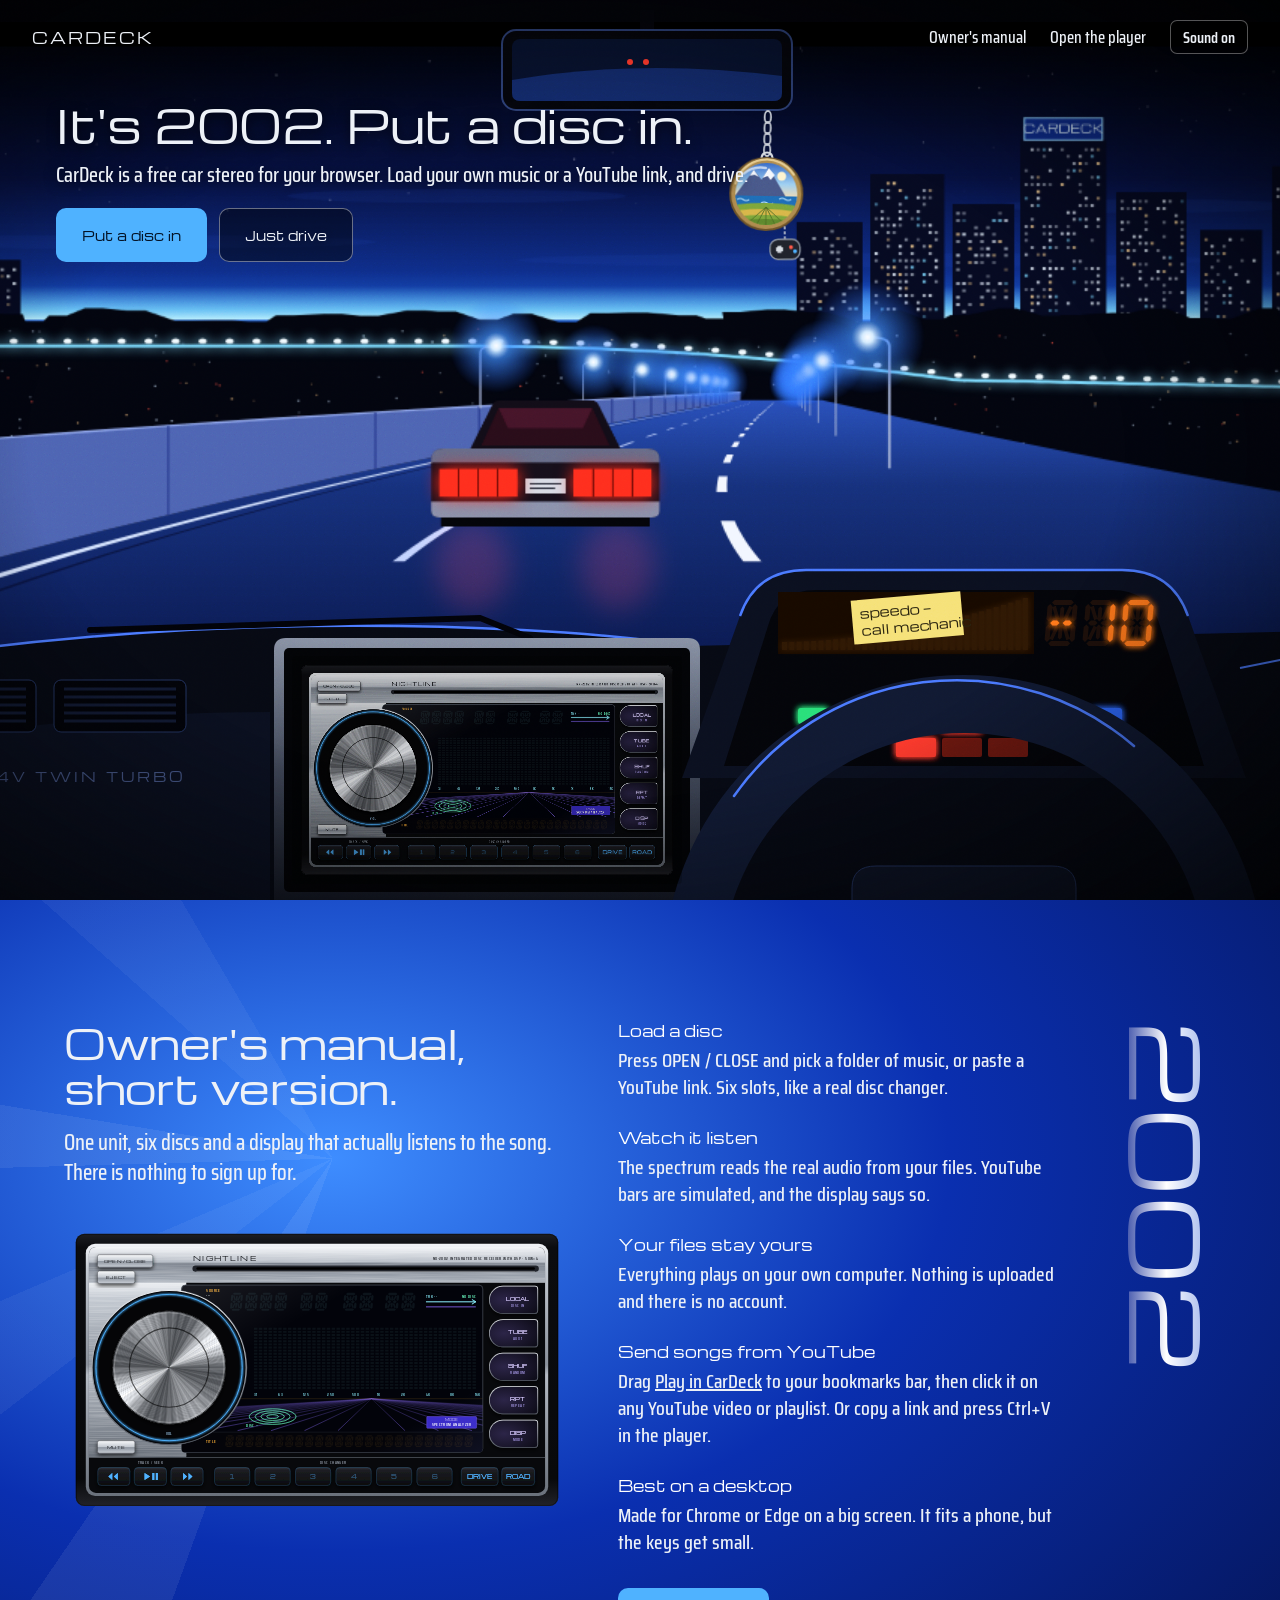
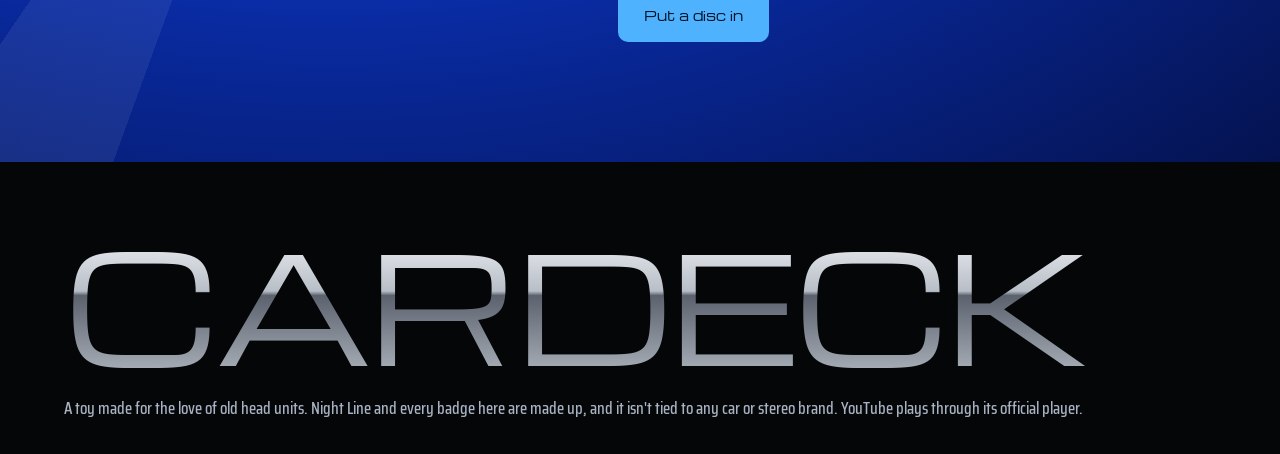
<file: index.html>
<!doctype html>
<html lang="en">
<head>
<meta charset="utf-8">
<meta name="viewport" content="width=device-width,initial-scale=1">
<title>CarDeck: a 2002 car stereo for your music</title>
<meta name="description" content="CarDeck is a free 2002-style car stereo for your browser. Load your own music or a YouTube link and drive.">
<link rel="preconnect" href="https://fonts.gstatic.com" crossorigin>
<link href="https://fonts.googleapis.com/css2?family=Michroma&family=Saira+Condensed:wght@500;600&family=Playfair+Display:wght@700&display=swap" rel="stylesheet">
<link rel="stylesheet" href="scene.css">
<style>
:root{--ink:#050608;--text:#edf1f7;--dim:#a8b2c2;--el:#4fb2ff;--amber:#ffb238;--cobalt:#0a2fb0;--deep:#04124f}
*{box-sizing:border-box}
html{scroll-behavior:smooth;background:var(--ink)}
body{margin:0;color:var(--text);font:500 19px/1.5 'Saira Condensed',Arial,sans-serif}
a{color:inherit}
h1,h2{font-family:Michroma,Arial,sans-serif;font-weight:400;letter-spacing:-.01em;margin:0}

/* hero: a fixed 1600x900 scene, scaled to cover the window */
#hero{position:relative;height:100svh;min-height:560px;overflow:hidden;background:#000}
#scene.zoom{transition:transform 1.5s cubic-bezier(.62,.02,.2,1)}
#unitBox{position:absolute;left:452px;top:656px;width:390px;height:228px;overflow:hidden;border-radius:4px}
#unitIn{position:absolute;left:0;top:0;width:1300px;height:760px;transform:scale(.3);transform-origin:0 0;will-change:transform}
#unitIn svg{display:block;width:1300px;height:760px;pointer-events:none}
#unitIn .key{pointer-events:none}
#unitDim{position:absolute;inset:0;background:#000;opacity:.18;transition:opacity .4s}
#chainMount{position:absolute;left:883px;top:108px;width:90px;height:190px}
.go:focus-visible{outline:3px solid #fff;outline-offset:3px}
body.started #unitDim{opacity:0}
/* the mirror CD lets go, drops to the dash and goes into the slot; this box ends exactly at the slot */
#slotClip{position:absolute;left:0;top:0;width:1600px;height:692px;overflow:hidden;pointer-events:none}
#flyer{position:absolute;left:190px;top:24px;width:76px;height:76px;border-radius:50%;opacity:0;
  background:radial-gradient(circle,#0a0a0c 0 7%,#c9ced6 7.5% 20%,#fff0 21%),conic-gradient(from 40deg,#bff5ff,#ffd6f5,#fff3b8,#bdffd6,#bccbff,#ffc9da,#dcffb8,#bff5ff);box-shadow:0 0 22px #bfe6ff88}
body.started #flyer{opacity:1;animation:dropIn 1.05s cubic-bezier(.5,0,.75,.6) forwards}
@keyframes dropIn{0%{transform:translate(0,0) rotate(0) scale(1)}58%{transform:translate(456px,526px) perspective(500px) rotateX(38deg) rotate(420deg) scale(1.9)}100%{transform:translate(456px,736px) perspective(500px) rotateX(58deg) rotate(800deg) scale(1.9)}}
#slotGlow{position:absolute;left:556px;top:688px;width:260px;height:6px;border-radius:3px;background:#4fb2ff;box-shadow:0 0 18px 4px #4fb2ff;opacity:0;transition:opacity .25s}
body.seated #slotGlow{opacity:1}
#black{position:absolute;inset:0;background:#000;opacity:0;pointer-events:none;transition:opacity .28s}
nav{position:absolute;left:0;right:0;top:0;display:flex;align-items:center;justify-content:space-between;padding:20px 32px;transition:opacity .4s}
nav b{font:400 15px Michroma,Arial,sans-serif;letter-spacing:.14em}
nav a{margin-left:24px;text-decoration:none;font-size:17px;color:var(--text)}
nav a:hover{color:var(--el)}
#pitch{position:absolute;left:clamp(16px,4.4vw,72px);top:clamp(72px,11vh,110px);width:min(820px,calc(100% - 32px));text-shadow:0 2px 12px #000a;transition:opacity .4s}
nav,#pitch{pointer-events:none}nav a,nav button,#pitch .go{pointer-events:auto}
#pitch h1{font-size:clamp(30px,3.5vw,50px);line-height:1.12}
#pitch p{margin:12px 0 18px;max-width:34em;font-size:21px;line-height:1.35}
.go{display:inline-flex;align-items:center;gap:12px;min-height:54px;padding:0 26px;border:0;border-radius:10px;background:var(--el);color:#031225;font:13px Michroma,Arial,sans-serif;cursor:pointer;text-decoration:none;transition:transform .12s,background .12s}
.go.ghost{margin-left:8px;background:#0007;color:var(--text);box-shadow:inset 0 0 0 1px #ffffff66}.go.ghost:hover{background:#0009;color:var(--el)}
.go:hover{background:#86ccff}.go:active{transform:translateY(1px)}
body.started nav,body.started #pitch{opacity:0;pointer-events:none}
#sound{min-height:34px;margin-left:24px;padding:0 12px;border:1px solid #ffffff55;border-radius:7px;background:#0006;color:var(--text);font:600 16px 'Saira Condensed',Arial,sans-serif;cursor:pointer}
#sound:hover{color:var(--el)}

/* the print ad */
#manual{position:relative;overflow:hidden;background:var(--cobalt);padding:120px clamp(16px,5vw,72px)}
#manual::before{content:"";position:absolute;inset:0;background:conic-gradient(from 200deg at 26% 30%,#ffffff12 0 4%,#fff0 4% 9%,#ffffff0d 9% 13%,#fff0 13% 19%,#ffffff12 19% 22%,#fff0 22% 31%,#ffffff0c 31% 36%,#fff0 36% 100%),radial-gradient(ellipse at 26% 30%,#3e8dff,#0a2fb0 46%,#04124f)}
.ad{position:relative;display:grid;grid-template-columns:minmax(0,1.15fr) minmax(0,1fr) 110px;gap:48px;max-width:1360px;margin:0 auto;align-items:start}
.ad h2{font-size:clamp(28px,3.1vw,46px);line-height:1.14}
.ad .lead{margin:18px 0 34px;font-size:22px;line-height:1.35;max-width:32em}
#adUnit{width:100%;aspect-ratio:1300/760;position:relative}
#adUnit svg{position:absolute;inset:0;width:100%;height:100%;pointer-events:none}
.spec h3{margin:0 0 6px;font:400 15px Michroma,Arial,sans-serif;color:#fff}
.spec p{margin:0 0 26px;font-size:20px;line-height:1.35}
.year{justify-self:end;writing-mode:vertical-rl;font:400 92px/1 Michroma,Arial,sans-serif;background:linear-gradient(90deg,#3a4ea8,#fff 46%,#8fa8e8);-webkit-background-clip:text;background-clip:text;color:transparent}
.ad .go{margin-top:6px}
footer{padding:64px clamp(16px,5vw,72px) 32px;background:var(--ink)}
footer b{display:block;font:400 clamp(44px,11.6vw,178px)/1 Michroma,Arial,sans-serif;letter-spacing:-.03em;background:linear-gradient(#f4f6f9,#b8bec7 44%,#5b626d 47%,#a9b0ba);-webkit-background-clip:text;background-clip:text;color:transparent}
footer p{margin:22px 0 0;color:var(--dim);font-size:17px}
@media (max-width:1000px){.ad{grid-template-columns:1fr}.year{display:none}#manual{padding-top:80px;padding-bottom:80px}nav a:first-of-type{display:none}#pitch p{font-size:19px}}
@media (prefers-reduced-motion:reduce){html{scroll-behavior:auto}#scene.zoom{transition:none}}
</style>
</head>
<body>
<section id="hero">
  <div id="scene">
    <canvas id="road" width="1067" height="440" aria-hidden="true"></canvas>
    <svg id="dash" viewBox="0 0 1600 900" aria-hidden="true"></svg>
    <div id="chainMount"></div>
    <div id="unitBox" aria-hidden="true"><div id="unitIn"></div><div id="unitDim"></div></div>
    <div id="slotGlow"></div>
    <div id="slotClip"><div id="flyer"></div></div>
  </div>
  <div id="veil"></div>
  <div id="grain"></div>
  <nav aria-label="Main">
    <b>CARDECK</b>
    <span><a href="#manual">Owner's manual</a><a href="player.html">Open the player</a><button id="sound">Sound on</button></span>
  </nav>
  <div id="pitch">
    <h1>It's 2002. Put a disc in.</h1>
    <p>CarDeck is a free car stereo for your browser. Load your own music or a YouTube link, and drive.</p>
    <button class="go" id="start">Put a disc in</button>
    <a class="go ghost" href="player.html?drive=1">Just drive</a>
  </div>
  <div id="black"></div>
</section>

<section id="manual" aria-labelledby="mh">
  <div class="ad">
    <div>
      <h2 id="mh">Owner's manual, short version.</h2>
      <p class="lead">One unit, six discs and a display that actually listens to the song. There is nothing to sign up for.</p>
      <div id="adUnit" role="img" aria-label="The Night Line head unit, with a large display, a chrome volume dial and a row of six disc keys"></div>
    </div>
    <div class="spec">
      <h3>Load a disc</h3>
      <p>Press OPEN / CLOSE and pick a folder of music, or paste a YouTube link. Six slots, like a real disc changer.</p>
      <h3>Watch it listen</h3>
      <p>The spectrum reads the real audio from your files. YouTube bars are simulated, and the display says so.</p>
      <h3>Your files stay yours</h3>
      <p>Everything plays on your own computer. Nothing is uploaded and there is no account.</p>
      <h3>Send songs from YouTube</h3>
      <p>Drag <a id="bookmarklet" href="player.html">Play in CarDeck</a> to your bookmarks bar, then click it on any YouTube video or playlist. Or copy a link and press Ctrl+V in the player.</p>
      <h3>Best on a desktop</h3>
      <p>Made for Chrome or Edge on a big screen. It fits a phone, but the keys get small.</p>
      <button class="go" id="start2">Put a disc in</button>
    </div>
    <div class="year" aria-hidden="true">2002</div>
  </div>
</section>

<footer>
  <b>CARDECK</b>
  <p>A toy made for the love of old head units. Night Line and every badge here are made up, and it isn't tied to any car or stereo brand. YouTube plays through its official player.</p>
</footer>

<script src="core.js"></script>
<script src="cabin.js"></script>
<script src="keychain.js"></script>
<script src="unit.js"></script>
<script src="scene.js"></script>
<script src="landing.js"></script>
</body>
</html>
</file>
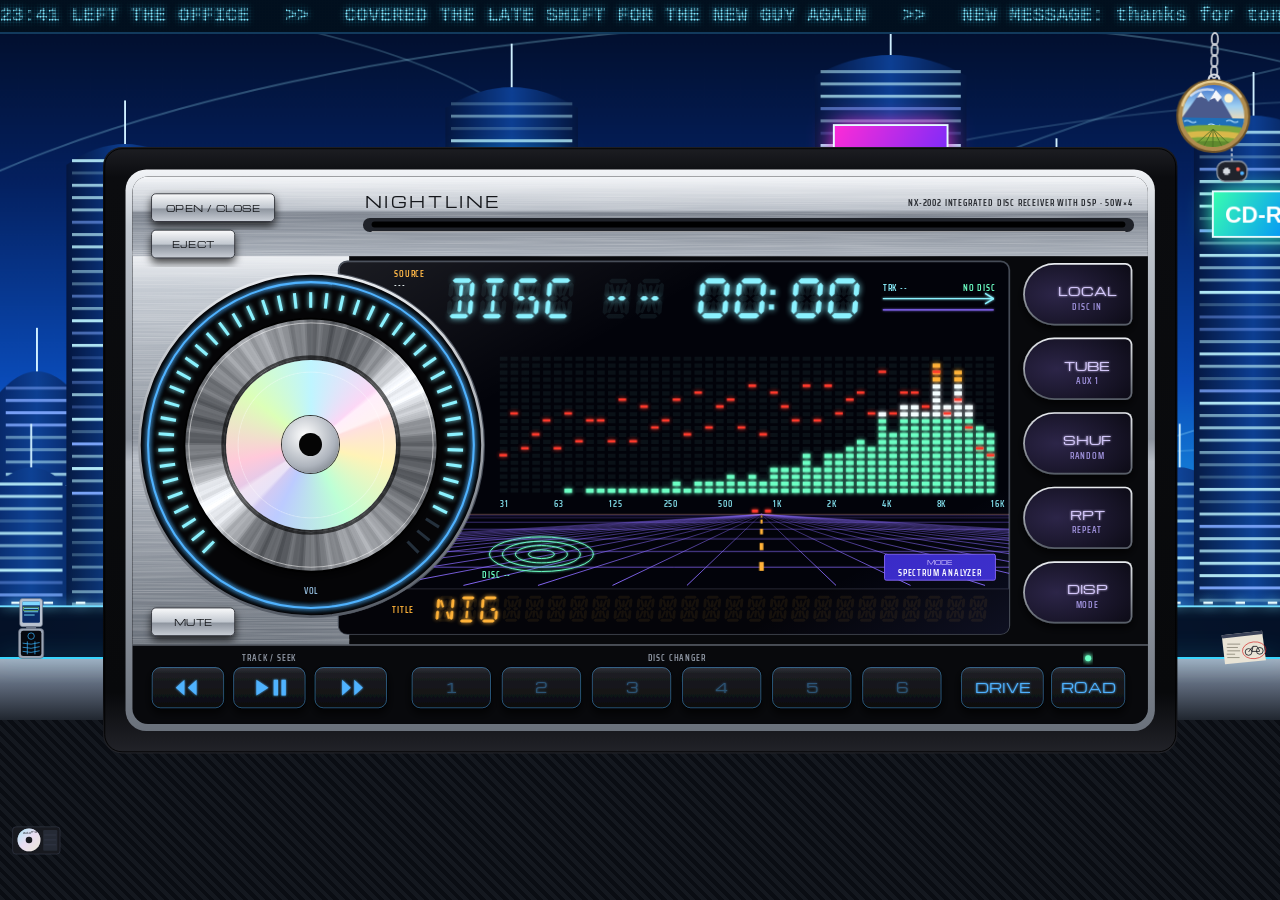
<file: player.html>
<!doctype html>
<html lang="en">
<head>
<meta charset="utf-8">
<meta name="viewport" content="width=device-width,initial-scale=1">
<title>CarDeck</title>
<link rel="preconnect" href="https://fonts.gstatic.com" crossorigin>
<link href="https://fonts.googleapis.com/css2?family=Michroma&family=Saira+Condensed:wght@500;600&display=swap" rel="stylesheet">
<link rel="stylesheet" href="scene.css">
<style>
:root{--ink:#050608;--line:#3c414b;--text:#dfe5ee;--dim:#98a1ae;--el:#4fb2ff;--amber:#ffb238}
*{box-sizing:border-box}
html,body{height:100%;margin:0}
body{display:flex;align-items:center;justify-content:center;background:var(--ink);color:var(--text);font-family:Michroma,Arial,sans-serif}
#stage{position:relative;width:min(88vw,calc(88vh*1300/760));aspect-ratio:1300/760;flex:none}
#unit,#unit svg{position:absolute;inset:0;display:block;width:100%;height:100%}
#unit{will-change:transform}
.layer{position:absolute;pointer-events:none}
#disc,#spindle{border-radius:50%}
#disc{background:
  conic-gradient(from 20deg,#fff0 0 8%,#ffffff99 9% 13%,#fff0 14% 56%,#ffffff77 57% 60%,#fff0 61%),
  radial-gradient(circle,#fff0 60%,#ffffff55 60.5%,#fff0 61.5%),
  conic-gradient(#bff5ff,#ffd6f5,#fff3b8,#bdffd6,#bccbff,#ffc9da,#dcffb8,#bff5ff);
  box-shadow:0 0 0 2px #0009;will-change:transform}
#disc.spin{animation:spin 3.4s linear infinite}
#disc.spin.hold{animation-play-state:paused}
#disc.spinup{animation:spinup 1.9s cubic-bezier(.12,.7,.25,1)}
#disc.spin.reading{animation-duration:.6s;animation-play-state:running}
@keyframes spin{to{transform:rotate(360deg)}}
@keyframes spinup{from{transform:rotate(-1080deg)}to{transform:rotate(0)}}
#shade{inset:0;background:#000;opacity:0;animation:lightsUp 1.6s linear}
@keyframes lightsUp{0%,20%{opacity:.94}24%{opacity:.6}28%{opacity:.88}44%{opacity:.5}100%{opacity:0}}
#spindle{background:radial-gradient(circle at 40% 35%,#fff,#aeb4bd 60%,#5d636c);box-shadow:0 0 0 1px #333}
#spindle::after{content:"";position:absolute;inset:30%;border-radius:50%;background:#050505}
#knob{position:absolute;border-radius:50%;cursor:grab;touch-action:none;outline:none}
#knob:active{cursor:grabbing}
#knob:focus-visible{outline:2px solid #fff;outline-offset:2px}
/* the screen flips up out of the unit, so both fit in one window */
body{--u:min(100vw,calc((100vh - 8px)/1.17))}
body:has(#monitor:not([hidden])){flex-direction:column;--s:var(--u)}
body:has(#monitor:not([hidden])) #stage{width:var(--u)}
#monitor{position:relative;z-index:1;flex:none;order:-1;width:var(--u);max-width:100vw;margin-bottom:calc(var(--u)*-.02);padding:calc(var(--u)*.005);border-radius:calc(var(--u)*.02) calc(var(--u)*.02) calc(var(--u)*.006) calc(var(--u)*.006);background:linear-gradient(#1d1e23,#0b0c0f 5%,#08090b 90%,#222329);box-shadow:0 0 0 1px #000,0 10px 26px #000c;transform-origin:50% 100%;animation:flipUp .55s cubic-bezier(.2,.9,.3,1.1);font-size:calc(var(--u)*.0112)}
#monitor[hidden]{display:none}
.rim{padding:calc(var(--u)*.0034);border-radius:calc(var(--u)*.016);background:linear-gradient(#f2f4f7,#c4cad2 10%,#8b929c 48%,#b5bbc4 52%,#6a717b)}
.plate{position:relative;padding:calc(var(--u)*.024) calc(var(--u)*.013) max(calc(var(--u)*.036),30px);border-radius:calc(var(--u)*.012);background:linear-gradient(#17181c,#08090c 12%)}
/* the picture itself is never covered: every mark sits on the plate, outside this box */
.well{box-shadow:0 0 0 1px #454b56,0 0 0 calc(var(--u)*.0026) #000}
.mark{position:absolute;display:flex;align-items:center;gap:.7em;white-space:nowrap;font:600 1em 'Saira Condensed',Arial,sans-serif;letter-spacing:.09em;color:#8d95a1}
.mark b{font:400 1.05em Michroma,Arial,sans-serif;letter-spacing:.2em;color:#c4cad2}
.mark.tl{left:calc(var(--u)*.014);top:calc(var(--u)*.0065)}.mark.tr{right:calc(var(--u)*.014);top:calc(var(--u)*.0065)}
.mark.bl{left:calc(var(--u)*.014);bottom:calc(var(--u)*.0075)}.mark.br{right:calc(var(--u)*.014);bottom:calc(var(--u)*.0075)}
.mark i{width:.62em;height:.62em;border-radius:50%;background:#6cffc4;box-shadow:0 0 .7em #6cffc4}
#fold{position:absolute;left:50%;bottom:2px;height:25px;padding:0 12px;transform:translateX(-50%);border:1px solid #454b56;border-radius:5px;background:linear-gradient(#34363d,#0b0c0e);color:#4fb2ff;font:10px Michroma,Arial,sans-serif;white-space:nowrap}
#fold:hover{color:#fff;background:#2a2c33}
/* folded: the smallest screen YouTube allows, parked beside the unit while the music plays */
body.fold:has(#monitor:not([hidden])){flex-direction:row;--s:min(calc(100vw - 432px),calc(88vh*1300/760))}
body.fold:has(#monitor:not([hidden])) #stage{width:var(--s)}
body.fold #monitor{--u:400px;order:1;margin:0 0 0 12px;animation:none}
body.fold #monitor::before,body.fold #monitor::after{display:none}
@media (max-width:900px){body.fold:has(#monitor:not([hidden])){flex-direction:column;--s:100vw}body.fold #monitor{--u:min(100vw,400px);margin:8px 0 0}}
#monitor::before,#monitor::after{content:"";position:absolute;bottom:calc(var(--u)*-.012);width:calc(var(--u)*.05);height:calc(var(--u)*.016);border-radius:0 0 3px 3px;background:linear-gradient(#f2f4f7,#6a717b)}
#monitor::before{left:18%}#monitor::after{right:18%}
#monitor iframe,#yt{display:block;width:100%;aspect-ratio:16/9;height:auto;border:0;background:#000}
@keyframes flipUp{from{transform:perspective(900px) rotateX(-84deg);opacity:.4}to{transform:none;opacity:1}}

/* the night outside: one strip that slides while the music plays */
#world{position:fixed;inset:0;overflow:hidden;background:#04041a}
#track{position:absolute;left:0;bottom:24vh;height:80vh;display:flex;width:max-content;animation:drive 170s linear infinite;animation-play-state:paused;will-change:transform}
body.moving #track{animation-play-state:running}
.strip{display:block;height:100%;width:auto;flex:none}
@keyframes drive{to{transform:translateX(-50%)}}
#pulse{position:absolute;left:0;right:0;bottom:24vh;height:46vh;background:radial-gradient(ellipse 70% 100% at 50% 100%,#ff5aa877,#ff5aa800);opacity:.3;will-change:opacity;mix-blend-mode:screen}
#lamps{position:absolute;left:-30vw;top:0;bottom:0;width:26vw;background:linear-gradient(90deg,#ffc47a00,#ffc47a1f 46%,#ffd9a033 52%,#ffc47a00);mix-blend-mode:screen;opacity:0}
body.moving #lamps{opacity:1;animation:lamps 5.2s linear infinite}
@keyframes lamps{to{transform:translateX(170vw)}}
#dashBand{position:absolute;left:0;right:0;bottom:0;height:27vh;background:#0a0d1c}
#dashBand::before{content:"";position:absolute;left:0;right:0;top:0;height:2px;background:#4c7cff;box-shadow:0 0 14px #4c7cff99}
#dashBand::after{content:"";position:absolute;left:0;right:0;top:6vh;bottom:0;background:#070a14}
.tick{position:absolute;left:0;right:0;top:0;height:clamp(24px,3.6vh,34px);overflow:hidden;background:#090406;box-shadow:0 2px 0 #2a1a20;display:flex;align-items:center;white-space:pre;color:#ffb238;font:600 clamp(15px,2.2vh,20px) 'Yu Gothic',Meiryo,'Noto Sans JP',sans-serif;text-shadow:0 0 7px #ff8a2a}
.tick div{display:flex;flex:none;animation:tick 48s linear infinite}
.tick::after{content:"";position:absolute;inset:0;background:radial-gradient(circle at 50% 50%,#0000 42%,#090406cc 52%);background-size:3px 3px;pointer-events:none}
@keyframes tick{to{transform:translateX(-50%)}}

/* dash trinkets stay in the gutters beside the unit */
body{--s:min(88vw,calc(88vh*1300/760));--g:calc((100vw - var(--s))/2)}
.trinket{position:absolute;display:block}
@keyframes sway{0%,100%{transform:rotate(-3deg)}50%{transform:rotate(3deg)}}
#stage{z-index:1}
/* Drive mode: the unit moves into the dash and the road takes the screen */
#drive{position:fixed;inset:0;z-index:2;overflow:hidden;background:#000;animation:driveIn .7s ease-out}
#drive[hidden]{display:none}
@keyframes driveIn{from{opacity:0}to{opacity:1}}
body.drive #stage{position:fixed;z-index:3;margin:0}
body.drive #world{visibility:hidden}
body.drive #track{animation-play-state:paused}
body.drive #monitor{--u:376px;position:fixed;left:16px;top:16px;z-index:3;margin:0;animation:none}
body.drive #monitor::before,body.drive #monitor::after,body.drive #fold{display:none}
body.drive .plate{padding-bottom:calc(var(--u)*.036)}
#scene #chainMount{left:883px;right:auto;top:108px}
#driveExit{position:absolute;right:16px;top:14px;min-height:36px;padding:0 14px;background:#0008;border-color:#ffffff55;font-size:11px}
@media (max-width:900px){body.drive #monitor{--u:min(100vw,376px);left:0;top:52px}}
#flip{left:calc(var(--g)*.2);bottom:calc(27vh - 3px);width:min(calc(var(--g)*.42),120px)}
#wallet{left:calc(var(--g)*.14);bottom:5vh;width:min(calc(var(--g)*.66),190px);cursor:pointer;outline:none;transition:filter .2s,transform .12s}
#wallet:hover,#wallet:focus-visible{filter:drop-shadow(0 0 8px #7fe8ff)}
#wallet:active{transform:translateY(1px)}
#listing{right:calc(var(--g)*.16);bottom:calc(27vh - 8px);width:min(calc(var(--g)*.62),170px)}
#chainMount{position:absolute;right:calc(var(--g)*.26);top:30px;width:90px;height:190px}
#world{background:#010818}
#pulse{background:radial-gradient(ellipse 70% 100% at 50% 100%,#39d6ff66,#39d6ff00)}
#lamps{background:linear-gradient(90deg,#8fe0ff00,#8fe0ff22 46%,#c8f4ff38 52%,#8fe0ff00)}
#dashBand{background:linear-gradient(#aab4c4,#5f6a7c 3vh,#20262f 7vh,#0d1118)}
#dashBand::before{background:#39d6ff;box-shadow:0 0 22px #39d6ffcc}
#dashBand::after{top:7vh;background:repeating-linear-gradient(45deg,#14181f 0 4px,#0a0d13 4px 8px)}
.tick{background:#02101e;color:#7fe8ff;font-family:Consolas,'Courier New',monospace;text-shadow:0 0 7px #39d6ff;box-shadow:0 2px 0 #123a5c}
.tick::after{background:radial-gradient(circle at 50% 50%,#0000 42%,#02101ecc 52%);background-size:3px 3px}
@media (max-width:900px){#flip,#wallet,#listing{display:none}#chainMount{right:12px}}
dialog{width:min(92vw,520px);padding:24px;border:1px solid var(--line);border-radius:12px;background:#0b0c10;color:var(--text)}
dialog::backdrop{background:#000b}
dialog h2{margin:0 0 4px;font-size:18px;font-weight:400}
dialog p{margin:0 0 18px;color:var(--dim);font:500 15px/1.4 'Saira Condensed',Arial,sans-serif}
.row{display:flex;gap:10px;margin-bottom:12px}
.row>*{flex:1;min-height:44px}
button{padding:0 16px;border:1px solid var(--line);border-radius:8px;background:#1c1d22;color:var(--text);font:12px Michroma,Arial,sans-serif;cursor:pointer}
button:hover{background:#2a2c33}
button:focus-visible,input:focus-visible{outline:2px solid var(--el);outline-offset:2px}
label{display:block;margin:18px 0 6px;color:var(--dim);font:600 14px 'Saira Condensed',Arial,sans-serif}
input[type=url]{width:100%;padding:0 12px;border:1px solid var(--line);border-radius:8px;background:#000;color:var(--text);font:15px Arial,sans-serif}
#trayMsg{min-height:20px;margin:12px 0 0;color:var(--amber)}
.close{margin-top:6px;width:100%}
@media (prefers-reduced-motion:reduce){#disc.spin,#disc.spinup,#monitor,#track,#lamps,.tick div{animation:none}#shade{display:none}}
</style>
</head>
<body>
<div id="world" aria-hidden="true">
  <div id="track"><canvas class="strip"></canvas><canvas class="strip"></canvas></div>
  <div id="pulse"></div>
  <div id="dashBand"></div>
  <div id="lamps"></div>

  <div class="tick"><div><span></span><span></span></div></div>
  <div id="chainMount"></div>
</div>
<section id="drive" aria-label="Drive mode" hidden>
  <div id="scene">
    <canvas id="road" width="1067" height="440" aria-hidden="true"></canvas>
    <svg id="dash" viewBox="0 0 1600 900" aria-hidden="true"></svg>
  </div>
  <div id="veil"></div>
  <div id="grain"></div>
  <button id="driveExit">BACK TO THE DECK</button>
</section>
<main id="stage">
  <div id="unit"></div>
  <div id="shade" class="layer"></div>
  <canvas id="screen" class="layer" aria-hidden="true"></canvas>
  <canvas id="ring" class="layer" aria-hidden="true"></canvas>
  <div id="disc" class="layer spinup"></div>
  <div id="spindle" class="layer"></div>
  <div id="knob" role="slider" tabindex="0" aria-label="Volume, tap the disc to play or pause" aria-valuemin="0" aria-valuemax="100"></div>
</main>

<aside id="monitor" aria-label="YouTube video" hidden>
  <div class="rim"><div class="plate">
    <span class="mark tl"><b>NIGHTLINE</b></span><span class="mark tr">NX-2002  WIDE TFT LCD</span>
    <div class="well"><div id="yt"></div></div>
    <span class="mark bl"><i></i>AV 1  VIDEO IN</span><span class="mark br">IN-DASH MONITOR</span>
    <button id="fold">FOLD SCREEN</button>
  </div></div>
</aside>

<dialog id="tray" aria-labelledby="trayTitle">
  <h2 id="trayTitle">Load disc 1</h2>
  <p>Pick music from this computer, or paste a YouTube link. You can also press Ctrl+V anywhere in the player. Your files stay on your device. Some YouTube owners block playing outside YouTube, and those videos can't play here.</p>
  <div class="row">
    <button id="pickFolder">Choose folder</button>
    <button id="pickFiles">Choose files</button>
  </div>
  <form id="ytForm">
    <label for="ytUrl">YouTube video or playlist link</label>
    <div class="row">
      <input id="ytUrl" type="url" placeholder="https://www.youtube.com/watch?v=..." style="flex:3">
      <button type="submit">Load</button>
    </div>
  </form>
  <p id="trayMsg" role="alert"></p>
  <button class="close" id="trayClose">Close</button>
</dialog>

<input id="folderIn" type="file" webkitdirectory multiple hidden>
<input id="filesIn" type="file" accept="audio/*" multiple hidden>

<script src="core.js"></script>
<script src="cabin.js"></script>
<script src="keychain.js"></script>
<script src="unit.js"></script>
<script src="world.js"></script>
<script src="scene.js"></script>
<script src="player.js"></script>
</body>
</html>
</file>
<file: scene.css>
#scene{position:absolute;left:0;top:0;width:1600px;height:900px;transform-origin:0 0;will-change:transform}
#road,#dash{position:absolute;left:0;top:0}
#road{width:1600px;height:660px}
#dash{width:1600px;height:900px}
#veil{position:absolute;inset:0;background:radial-gradient(ellipse at 45% 50%,#0000 55%,#000b);pointer-events:none}
#grain{position:absolute;inset:0;opacity:.16;mix-blend-mode:overlay;pointer-events:none;background-image:url("data:image/svg+xml,%3Csvg xmlns='http://www.w3.org/2000/svg' width='220' height='220'%3E%3Cfilter id='n'%3E%3CfeTurbulence baseFrequency='.9' numOctaves='2'/%3E%3C/filter%3E%3Crect width='220' height='220' filter='url(%23n)'/%3E%3C/svg%3E")}
</file>
